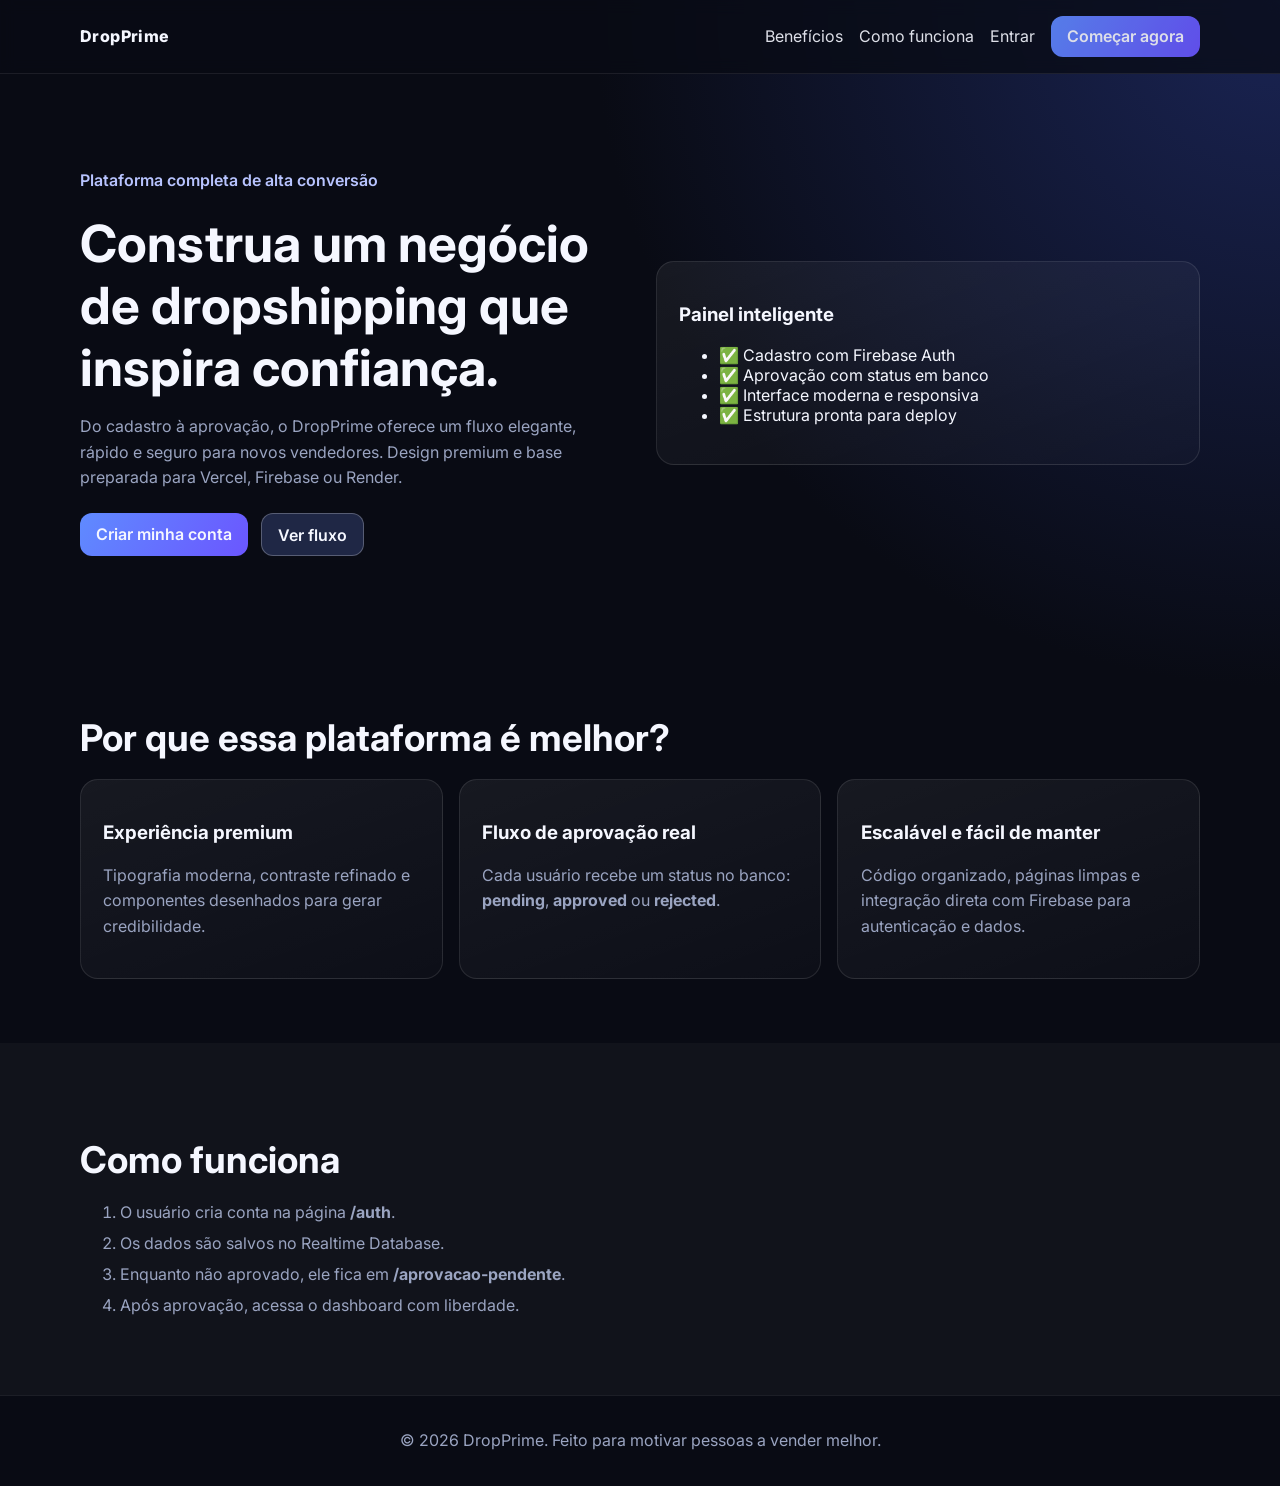
<file: index.html>
<!doctype html>
<html lang="pt-BR">
  <head>
    <meta charset="UTF-8" />
    <meta name="viewport" content="width=device-width, initial-scale=1.0" />
    <title>DropPrime | Plataforma de Dropshipping</title>
    <meta
      name="description"
      content="Plataforma premium de dropshipping para motivar novos vendedores e escalar operações com automação, comunidade e aprovação inteligente."
    />
    <link rel="preconnect" href="https://fonts.googleapis.com" />
    <link rel="preconnect" href="https://fonts.gstatic.com" crossorigin />
    <link
      href="https://fonts.googleapis.com/css2?family=Inter:wght@400;600;700;800&display=swap"
      rel="stylesheet"
    />
    <link rel="stylesheet" href="/assets/css/styles.css" />
  </head>
  <body>
    <header class="site-header">
      <div class="container nav">
        <a class="brand" href="/">DropPrime</a>
        <nav class="nav-links">
          <a href="#beneficios">Benefícios</a>
          <a href="#como-funciona">Como funciona</a>
          <a href="/auth">Entrar</a>
          <a class="btn btn-primary" href="/auth">Começar agora</a>
        </nav>
      </div>
    </header>

    <main>
      <section class="hero">
        <div class="container hero-grid">
          <div>
            <span class="eyebrow">Plataforma completa de alta conversão</span>
            <h1>Construa um negócio de dropshipping que inspira confiança.</h1>
            <p>
              Do cadastro à aprovação, o DropPrime oferece um fluxo elegante,
              rápido e seguro para novos vendedores. Design premium e base
              preparada para Vercel, Firebase ou Render.
            </p>
            <div class="hero-actions">
              <a class="btn btn-primary" href="/auth">Criar minha conta</a>
              <a class="btn btn-secondary" href="#como-funciona">Ver fluxo</a>
            </div>
          </div>
          <div class="hero-card">
            <h3>Painel inteligente</h3>
            <ul>
              <li>✅ Cadastro com Firebase Auth</li>
              <li>✅ Aprovação com status em banco</li>
              <li>✅ Interface moderna e responsiva</li>
              <li>✅ Estrutura pronta para deploy</li>
            </ul>
          </div>
        </div>
      </section>

      <section id="beneficios" class="section">
        <div class="container">
          <h2>Por que essa plataforma é melhor?</h2>
          <div class="cards">
            <article class="card">
              <h3>Experiência premium</h3>
              <p>
                Tipografia moderna, contraste refinado e componentes desenhados
                para gerar credibilidade.
              </p>
            </article>
            <article class="card">
              <h3>Fluxo de aprovação real</h3>
              <p>
                Cada usuário recebe um status no banco: <strong>pending</strong>,
                <strong>approved</strong> ou <strong>rejected</strong>.
              </p>
            </article>
            <article class="card">
              <h3>Escalável e fácil de manter</h3>
              <p>
                Código organizado, páginas limpas e integração direta com
                Firebase para autenticação e dados.
              </p>
            </article>
          </div>
        </div>
      </section>

      <section id="como-funciona" class="section section-alt">
        <div class="container">
          <h2>Como funciona</h2>
          <ol class="steps">
            <li>O usuário cria conta na página <strong>/auth</strong>.</li>
            <li>Os dados são salvos no Realtime Database.</li>
            <li>Enquanto não aprovado, ele fica em <strong>/aprovacao-pendente</strong>.</li>
            <li>Após aprovação, acessa o dashboard com liberdade.</li>
          </ol>
        </div>
      </section>
    </main>

    <footer class="site-footer">
      <div class="container">
        <p>© 2026 DropPrime. Feito para motivar pessoas a vender melhor.</p>
      </div>
    </footer>
  </body>
</html>
</file>
<file: assets/css/styles.css>
:root {
  --bg: #090b14;
  --card: #10162b;
  --muted: #9aa4c1;
  --text: #f5f7ff;
  --primary: #5f8bff;
  --secondary: #1f2745;
  --success: #35c48d;
}

* {
  box-sizing: border-box;
}

body {
  margin: 0;
  font-family: "Inter", sans-serif;
  background: radial-gradient(circle at top right, #1a2454, var(--bg) 35%);
  color: var(--text);
}

.container {
  width: min(1120px, 92%);
  margin: 0 auto;
}

.site-header {
  position: sticky;
  top: 0;
  z-index: 20;
  backdrop-filter: blur(8px);
  background: rgba(9, 11, 20, 0.75);
  border-bottom: 1px solid rgba(255, 255, 255, 0.08);
}

.nav {
  display: flex;
  align-items: center;
  justify-content: space-between;
  padding: 1rem 0;
}

.brand {
  color: var(--text);
  text-decoration: none;
  font-weight: 800;
  letter-spacing: 0.4px;
}

.nav-links {
  display: flex;
  gap: 1rem;
  align-items: center;
}

.nav-links a {
  color: var(--text);
  text-decoration: none;
  opacity: 0.9;
}

.hero {
  padding: 6rem 0 4rem;
}

.hero-grid {
  display: grid;
  gap: 2rem;
  grid-template-columns: repeat(auto-fit, minmax(280px, 1fr));
  align-items: center;
}

.eyebrow {
  display: inline-block;
  color: #b8c4ff;
  margin-bottom: 1rem;
  font-weight: 600;
}

h1 {
  font-size: clamp(2rem, 4vw, 3.2rem);
  margin: 0.4rem 0 1rem;
}

h2 {
  font-size: clamp(1.5rem, 3vw, 2.3rem);
  margin-bottom: 1.2rem;
}

p {
  color: var(--muted);
  line-height: 1.6;
}

.hero-card,
.card,
.auth-card,
.pending-card {
  background: linear-gradient(160deg, rgba(255, 255, 255, 0.06), rgba(255, 255, 255, 0.02));
  border: 1px solid rgba(255, 255, 255, 0.1);
  border-radius: 18px;
  padding: 1.4rem;
}

.hero-actions {
  display: flex;
  gap: 0.8rem;
  margin-top: 1.4rem;
}

.btn {
  border: 1px solid rgba(255, 255, 255, 0.25);
  border-radius: 12px;
  padding: 0.65rem 1rem;
  color: var(--text);
  background: transparent;
  cursor: pointer;
  text-decoration: none;
  font-weight: 600;
}

.btn-primary {
  background: linear-gradient(120deg, var(--primary), #6b56ff);
  border: none;
}

.btn-secondary {
  background: var(--secondary);
}

.section {
  padding: 4rem 0;
}

.section-alt {
  background: rgba(255, 255, 255, 0.03);
}

.cards {
  display: grid;
  gap: 1rem;
  grid-template-columns: repeat(auto-fit, minmax(220px, 1fr));
}

.steps li {
  margin-bottom: 0.7rem;
  color: var(--muted);
}

.site-footer {
  border-top: 1px solid rgba(255, 255, 255, 0.08);
  padding: 1rem 0;
  text-align: center;
}

.auth-page,
.pending-page {
  min-height: 100vh;
  display: grid;
  place-items: center;
  padding: 1rem;
}

.auth-wrapper,
.center-layout {
  width: min(500px, 100%);
}

.tabs {
  display: grid;
  grid-template-columns: 1fr 1fr;
  gap: 0.4rem;
  margin: 1rem 0;
}

.tab {
  background: rgba(255, 255, 255, 0.08);
  color: var(--text);
  border: none;
  border-radius: 10px;
  padding: 0.6rem;
  cursor: pointer;
}

.tab.active {
  background: var(--primary);
}

.form {
  display: grid;
  gap: 0.8rem;
}

input {
  width: 100%;
  margin-top: 0.35rem;
  background: rgba(255, 255, 255, 0.08);
  color: var(--text);
  border: 1px solid rgba(255, 255, 255, 0.2);
  border-radius: 10px;
  padding: 0.7rem;
}

.message {
  min-height: 1.2rem;
}

.status-badge {
  display: inline-block;
  margin: 1rem 0;
  background: rgba(53, 196, 141, 0.1);
  color: #7ef7c4;
  border: 1px solid rgba(53, 196, 141, 0.4);
  border-radius: 999px;
  padding: 0.45rem 0.8rem;
}

.actions-row {
  display: flex;
  gap: 0.7rem;
}
</file>
